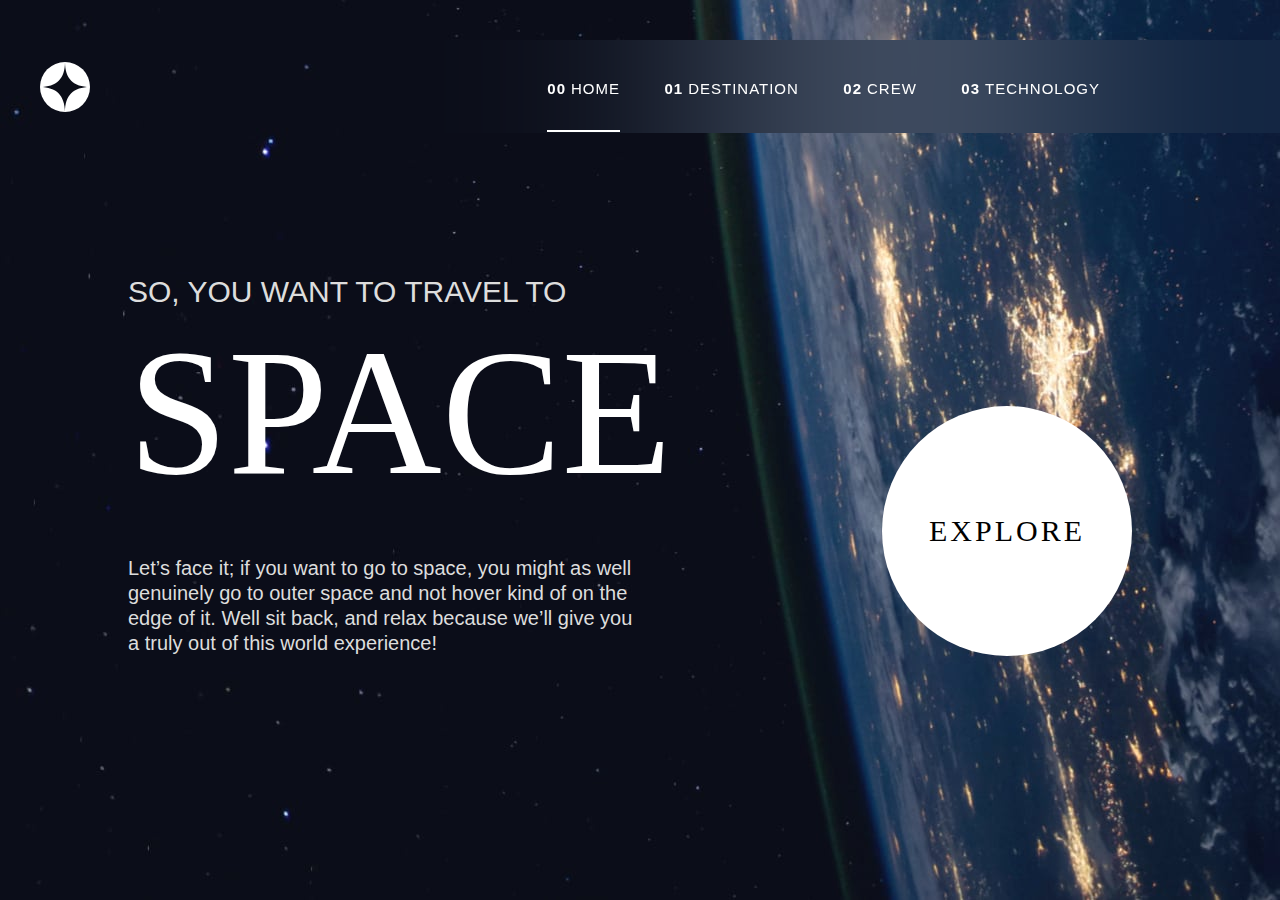
<file: index.html>
<!DOCTYPE html>
<html lang="en">
<head>
  <meta charset="UTF-8">
  <meta name="viewport" content="width=device-width, initial-scale=1.0">

  <link rel="icon" type="image/png" sizes="32x32" href="./assets/favicon-32x32.png">
  <link rel="stylesheet" href="style.css">
  <title>Frontend Mentor | Space tourism website</title>
</head>
<body>


  <main id="home">
    <header>
      <nav>
        <img src="./assets/shared/logo.svg" alt="">
          <ul>
            <li><a class="active" href="index.html"><span>00</span>Home</a></li>
            <li><a href="destination-moon.html"><span>01</span>Destination</a></li>
            <li><a href="crew-engineer.html"><span>02</span>Crew</a></li>
            <li><a href="technology-vehicle.html"><span>03</span>Technology</a></li>
            <img id="close" src="./assets/shared/icon-close.svg" alt="">
          </ul>
      </nav>
      <img id="bar" src="./assets/shared/icon-hamburger.svg" alt="">
    </header>

    <section class="main-content">
      <div class="content">
        <h2>So, you want to travel to</h2>
        <h1>Space</h1>
        <p>
          Let’s face it; if you want to go to space, you might as well genuinely go to 
          outer space and not hover kind of on the edge of it. Well sit back, and relax 
          because we’ll give you a truly out of this world experience!
        </p>
      </div>
      <div class="adv">
        <p>Explore</p>
      </div>
    </section>

  </main>


  <script src="script.js"></script>
</body>
</html>
</file>
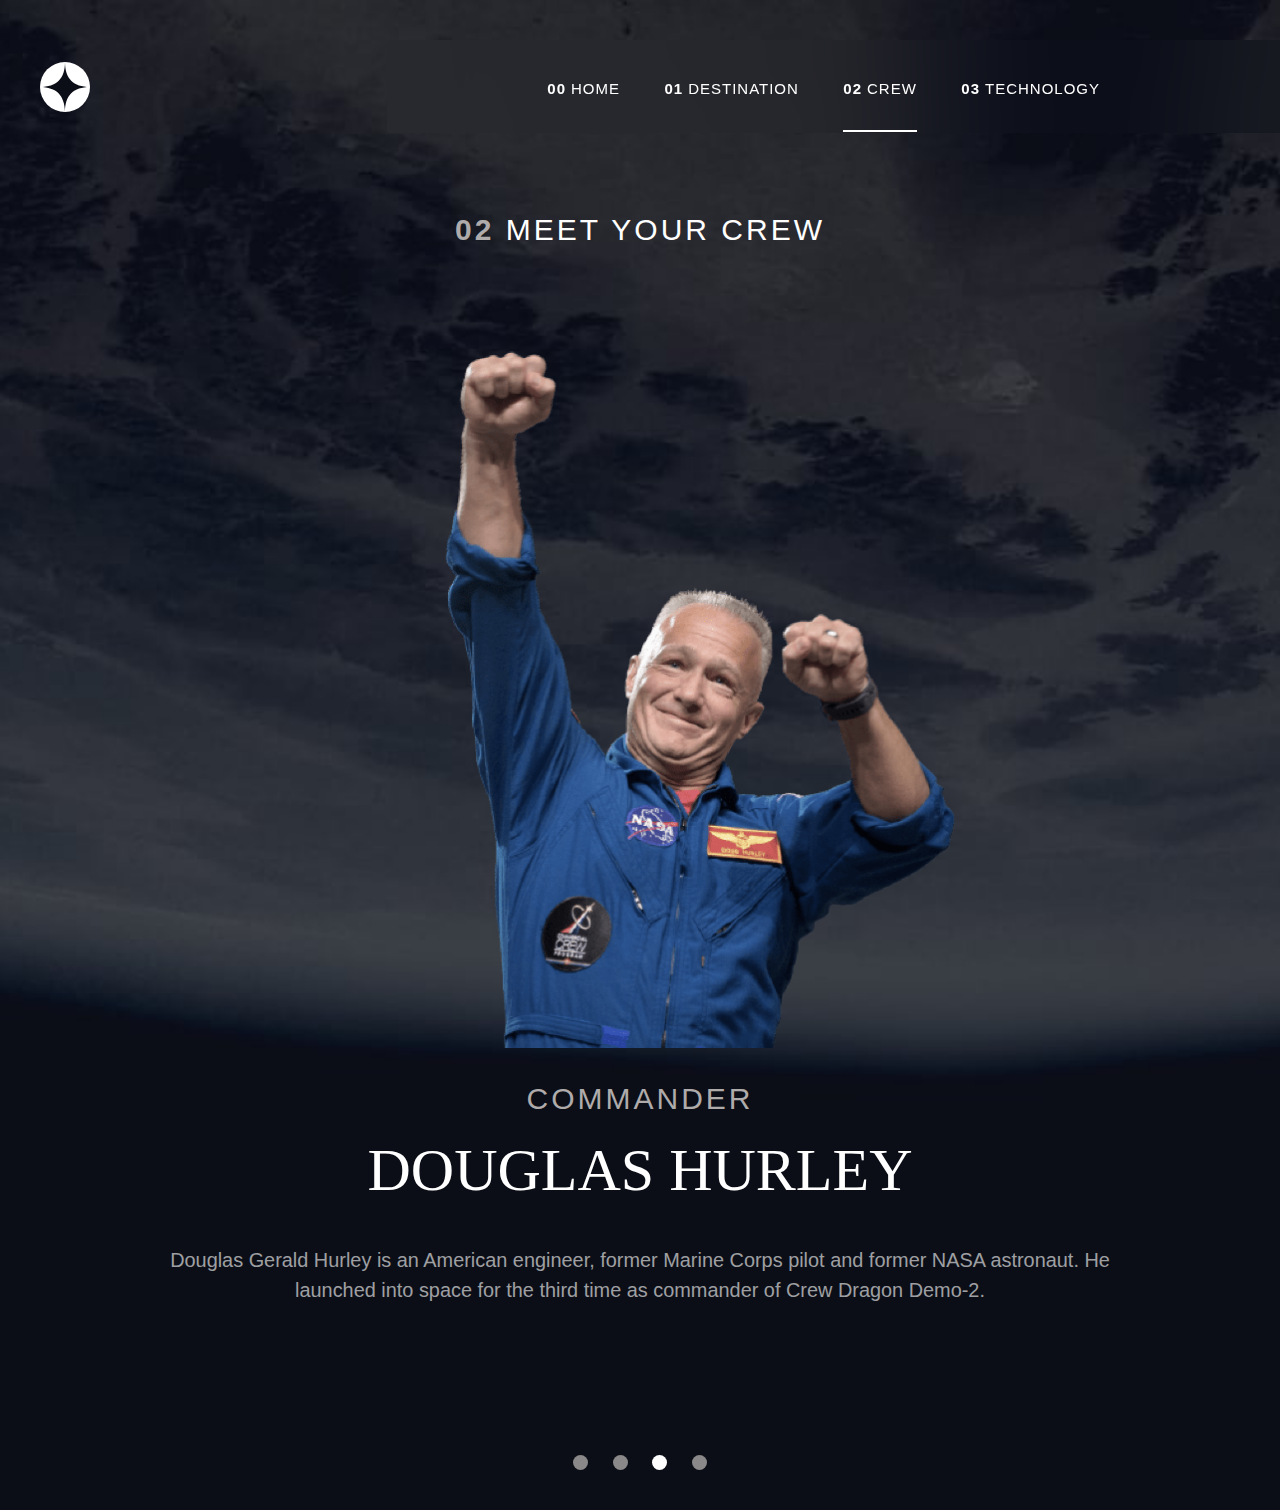
<file: crew-commander.html>
<!DOCTYPE html>
<html lang="en">
<head>
  <meta charset="UTF-8">
  <meta name="viewport" content="width=device-width, initial-scale=1.0">

  <link rel="icon" type="image/png" sizes="32x32" href="./assets/favicon-32x32.png">
  <link rel="stylesheet" href="style.css">
  <title>Frontend Mentor | Space tourism website</title>
</head>
<body>


  <main id="crew">
    <header>
      <nav>
        <img src="./assets/shared/logo.svg" alt="">
          <ul>
            <li><a href="index.html"><span>00</span>Home</a></li>
            <li><a href="destination-moon.html"><span>01</span>Destination</a></li>
            <li><a class="active" href="crew.html"><span>02</span>Crew</a></li>
            <li><a href="technology-vehicle.html"><span>03</span>Technology</a></li>
            <img id="close" src="./assets/shared/icon-close.svg" alt="">
          </ul>
      </nav>
      <img id="bar" src="./assets/shared/icon-hamburger.svg" alt="">
    </header>
    <h3><span>02</span> Meet your crew</h3>
    <div class="show-page">

        <div class="planet-info">
          <h3>Commander</h3>
          <h1>Douglas Hurley</h1>
          <p>
            Douglas Gerald Hurley is an American engineer, former Marine Corps pilot 
            and former NASA astronaut. He launched into space for the third time as 
            commander of Crew Dragon Demo-2.            
          </p>
          <div class="others">
            <span><a href="crew-specialist.html"></a></span>
            <span><a href="crew-pilot.html"></a></span>
            <span class="active"><a href="crew-commander.html"></a></span>
            <span><a href="crew-engineer.html"></a></span>
          </div>
        </div>

        <div class="mamber">
          <img class="com" src="./assets/crew/image-douglas-hurley.png" alt="">
        </div>
    </div>

  </main>


  <script src="script.js"></script>
</body>
</html>
</file>
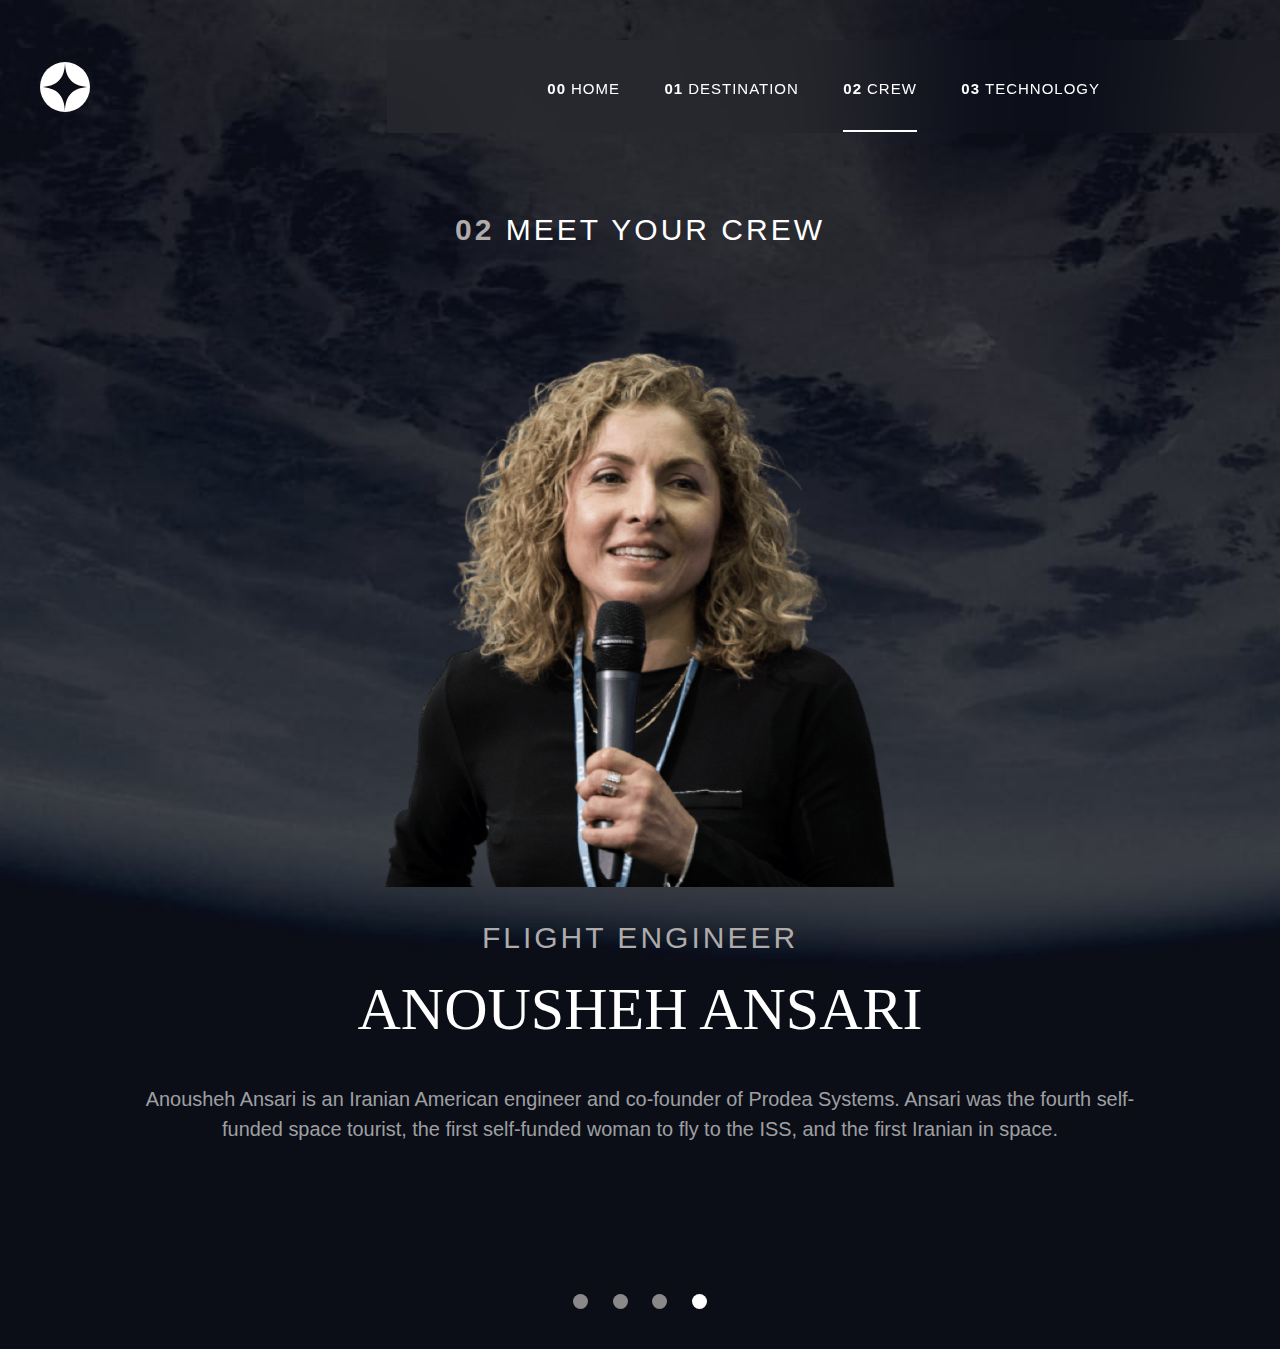
<file: crew-engineer.html>
<!DOCTYPE html>
<html lang="en">
<head>
  <meta charset="UTF-8">
  <meta name="viewport" content="width=device-width, initial-scale=1.0">

  <link rel="icon" type="image/png" sizes="32x32" href="./assets/favicon-32x32.png">
  <link rel="stylesheet" href="style.css">
  <title>Frontend Mentor | Space tourism website</title>
</head>
<body>


  <main id="crew">
    <header>
      <nav>
        <img src="./assets/shared/logo.svg" alt="">
          <ul>
            <li><a href="index.html"><span>00</span>Home</a></li>
            <li><a href="destination-moon.html"><span>01</span>Destination</a></li>
            <li><a class="active" href="crew.html"><span>02</span>Crew</a></li>
            <li><a href="technology-vehicle.html"><span>03</span>Technology</a></li>
            <img id="close" src="./assets/shared/icon-close.svg" alt="">
          </ul>
      </nav>
      <img id="bar" src="./assets/shared/icon-hamburger.svg" alt="">
    </header>
    <h3><span>02</span> Meet your crew</h3>
    <div class="show-page">

        <div class="planet-info">
          <h3>Flight Engineer</h3>
          <h1>Anousheh Ansari</h1>
          <p>
            Anousheh Ansari is an Iranian American engineer and co-founder of Prodea Systems. 
            Ansari was the fourth self-funded space tourist, the first self-funded woman to 
            fly to the ISS, and the first Iranian in space.
          </p>
          <div class="others">
            <span><a href="crew-specialist.html"></a></span>
            <span><a href="crew-pilot.html"></a></span>
            <span><a href="crew-commander.html"></a></span>
            <span class="active"><a href="crew-engineer.html"></a></span>
          </div>
        </div>

        <div class="mamber">
          <img src="./assets/crew/image-anousheh-ansari.png" alt="">
        </div>
    </div>

  </main>


  <script src="script.js"></script>
</body>
</html>
</file>
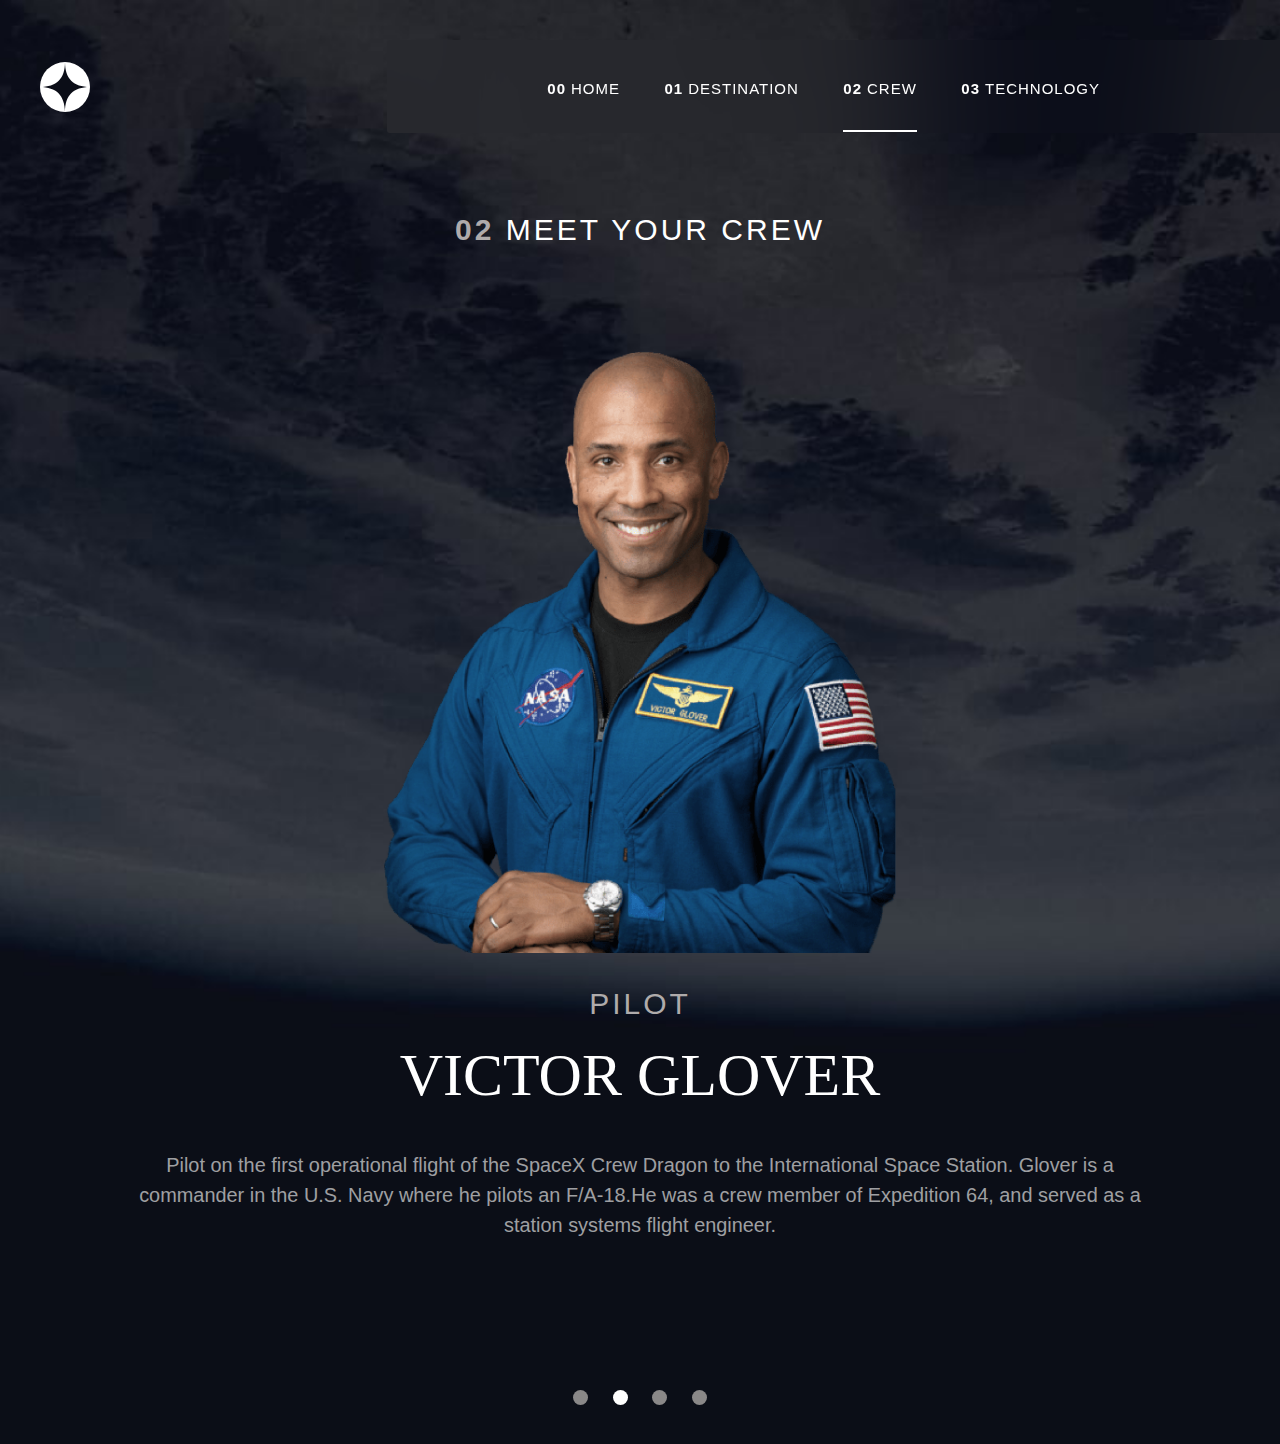
<file: crew-pilot.html>
<!DOCTYPE html>
<html lang="en">
<head>
  <meta charset="UTF-8">
  <meta name="viewport" content="width=device-width, initial-scale=1.0">

  <link rel="icon" type="image/png" sizes="32x32" href="./assets/favicon-32x32.png">
  <link rel="stylesheet" href="style.css">
  <title>Frontend Mentor | Space tourism website</title>
</head>
<body>


  <main id="crew">
    <header>
      <nav>
        <img src="./assets/shared/logo.svg" alt="">
          <ul>
            <li><a href="index.html"><span>00</span>Home</a></li>
            <li><a href="destination-moon.html"><span>01</span>Destination</a></li>
            <li><a class="active" href="crew.html"><span>02</span>Crew</a></li>
            <li><a href="technology-vehicle.html"><span>03</span>Technology</a></li>
            <img id="close" src="./assets/shared/icon-close.svg" alt="">
          </ul>
      </nav>
      <img id="bar" src="./assets/shared/icon-hamburger.svg" alt="">
    </header>
    <h3><span>02</span> Meet your crew</h3>
    <div class="show-page">

        <div class="planet-info">
          <h3>Pilot</h3>
          <h1>Victor Glover</h1>
          <p>
            Pilot on the first operational flight of the SpaceX Crew Dragon to the 
            International Space Station. Glover is a commander in the U.S. Navy where 
            he pilots an F/A-18.He was a crew member of Expedition 64, and served as a 
            station systems flight engineer.            
          </p>
          <div class="others">
            <span><a href="crew-specialist.html"></a></span>
            <span class="active"><a href="crew-pilot.html"></a></span>
            <span><a href="crew-commander.html"></a></span>
            <span><a href="crew-engineer.html"></a></span>
          </div>
        </div>

        <div class="mamber">
          <img src="./assets/crew/image-victor-glover.png" alt="">
        </div>
    </div>

  </main>


  <script src="script.js"></script>
</body>
</html>
</file>
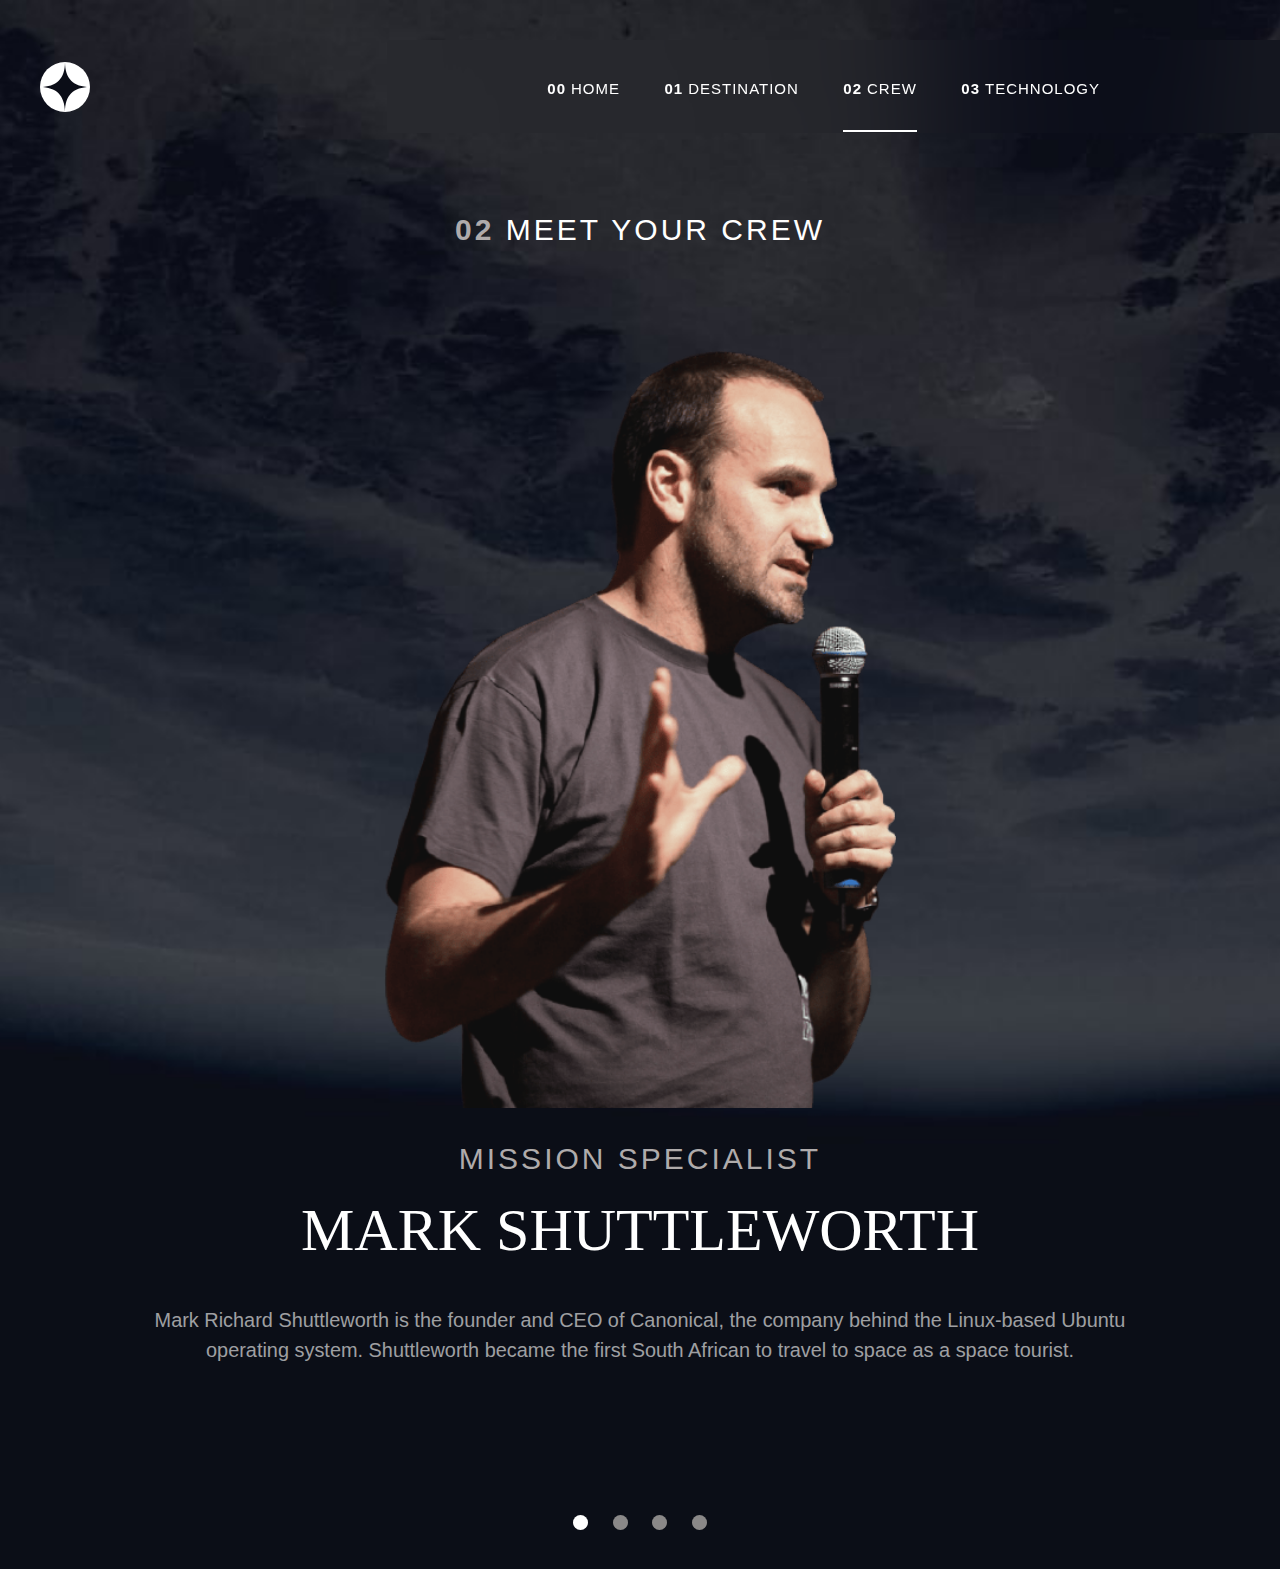
<file: crew-specialist.html>
<!DOCTYPE html>
<html lang="en">
<head>
  <meta charset="UTF-8">
  <meta name="viewport" content="width=device-width, initial-scale=1.0">

  <link rel="icon" type="image/png" sizes="32x32" href="./assets/favicon-32x32.png">
  <link rel="stylesheet" href="style.css">
  <title>Frontend Mentor | Space tourism website</title>
</head>
<body>


  <main id="crew">
    <header>
      <nav>
        <img src="./assets/shared/logo.svg" alt="">
          <ul>
            <li><a href="index.html"><span>00</span>Home</a></li>
            <li><a href="destination-moon.html"><span>01</span>Destination</a></li>
            <li><a class="active" href="crew.html"><span>02</span>Crew</a></li>
            <li><a href="technology-vehicle.html"><span>03</span>Technology</a></li>
            <img id="close" src="./assets/shared/icon-close.svg" alt="">
          </ul>
      </nav>
      <img id="bar" src="./assets/shared/icon-hamburger.svg" alt="">
    </header>
    <h3><span>02</span> Meet your crew</h3>
    <div class="show-page">

        <div class="planet-info">
          <h3>Mission Specialist</h3>
          <h1>Mark Shuttleworth</h1>
          <p>
            Mark Richard Shuttleworth is the founder and CEO of Canonical, the company behind 
            the Linux-based Ubuntu operating system. Shuttleworth became the first South 
            African to travel to space as a space tourist.           
          </p>
          <div class="others">
            <span class="active"><a href="crew-specialist.html"></a></span>
            <span><a href="crew-pilot.html"></a></span>
            <span><a href="crew-commander.html"></a></span>
            <span><a href="crew-engineer.html"></a></span>
          </div>
        </div>

        <div class="mamber">
          <img src="./assets/crew/image-mark-shuttleworth.png" alt="">
        </div>
    </div>

  </main>


  <script src="script.js"></script>
</body>
</html>
</file>
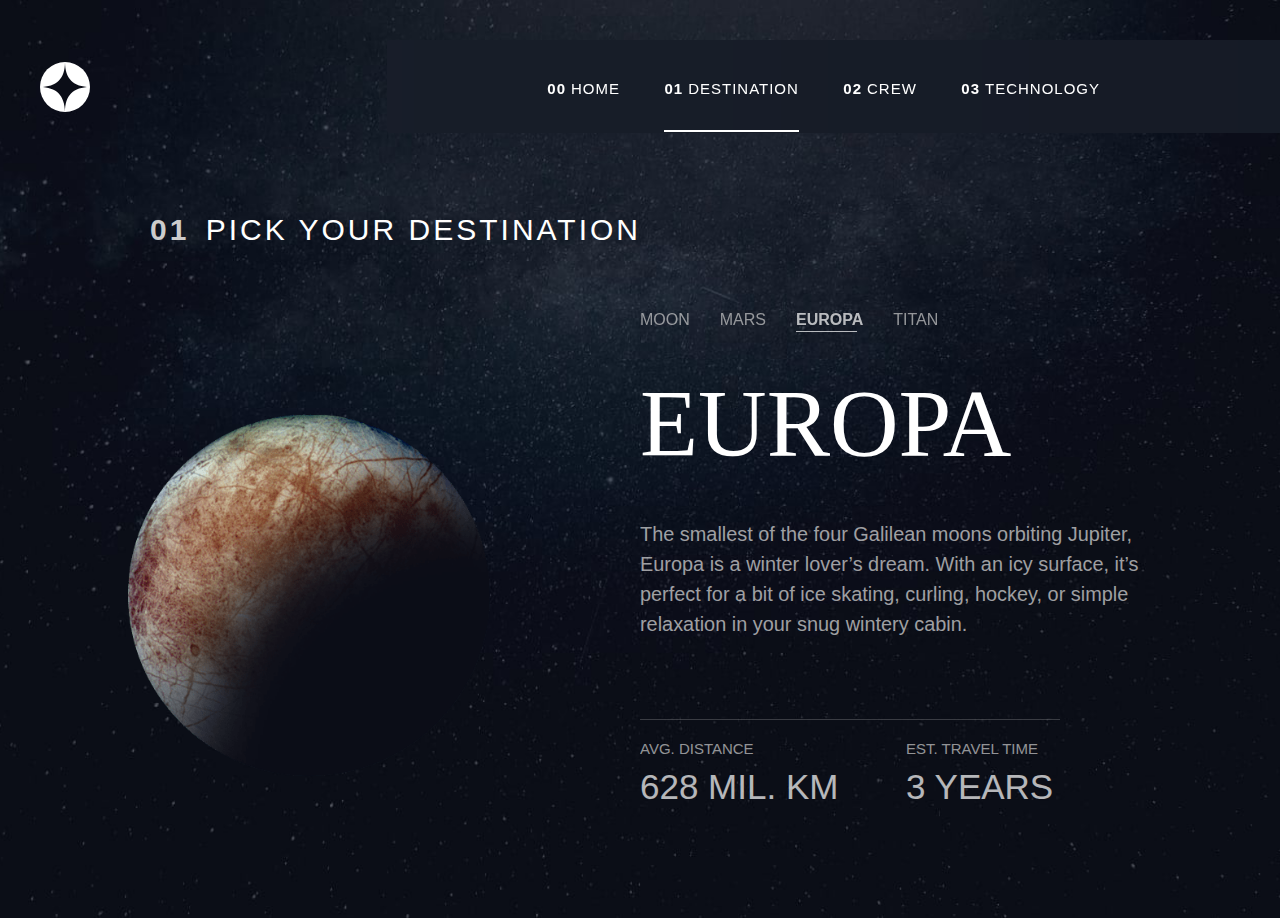
<file: destination-europa.html>
<!DOCTYPE html>
<html lang="en">
<head>
  <meta charset="UTF-8">
  <meta name="viewport" content="width=device-width, initial-scale=1.0">

  <link rel="icon" type="image/png" sizes="32x32" href="./assets/favicon-32x32.png">
  <link rel="stylesheet" href="style.css">
  <title>Frontend Mentor | Space tourism website</title>
</head>
<body>


  <main id="destination">
    <header>
      <nav>
        <img src="./assets/shared/logo.svg" alt="">
          <ul>
            <li><a href="index.html"><span>00</span>Home</a></li>
            <li><a class="active" href="destination-moon.html"><span>01</span>Destination</a></li>
            <li><a href="crew-engineer.html"><span>02</span>Crew</a></li>
            <li><a href="technology-vehicle.html"><span>03</span>Technology</a></li>
            <img id="close" src="./assets/shared/icon-close.svg" alt="">
          </ul>
      </nav>
      <img id="bar" src="./assets/shared/icon-hamburger.svg" alt="">
    </header>
    <h3><span>01</span> pick your destination</h3>
    <div class="show-page">

        <div class="planet">
          <img src="./assets/destination/image-europa.png" alt="">
        </div>

        <div class="planet-info">
          <ul>
              <li><a href="destination-moon.html">Moon</a></li>
              <li><a href="destination-mars.html">Mars</a></li>
              <li><a class="active" href="destination-europa.html">Europa</a></li>
              <li><a href="destination-titan.html">Titan</a></li>
          </ul>
          <h1>Europa</h1>
          <p>
            The smallest of the four Galilean moons orbiting Jupiter, Europa is a 
            winter lover’s dream. With an icy surface, it’s perfect for a bit of 
            ice skating, curling, hockey, or simple relaxation in your snug 
            wintery cabin.
          </p>
          <hr>
          <div class="dis-tim">
            <div class="distance">
              <span>Avg. distance</span>
              <p>628 mil. km</p>
            </div>
            <div class="time">
              <span>Est. travel time</span>
              <p>3 years</p>
            </div>
          </div>
        </div>
    </div>

  </main>


  <script src="script.js"></script>
</body>
</html>
</file>
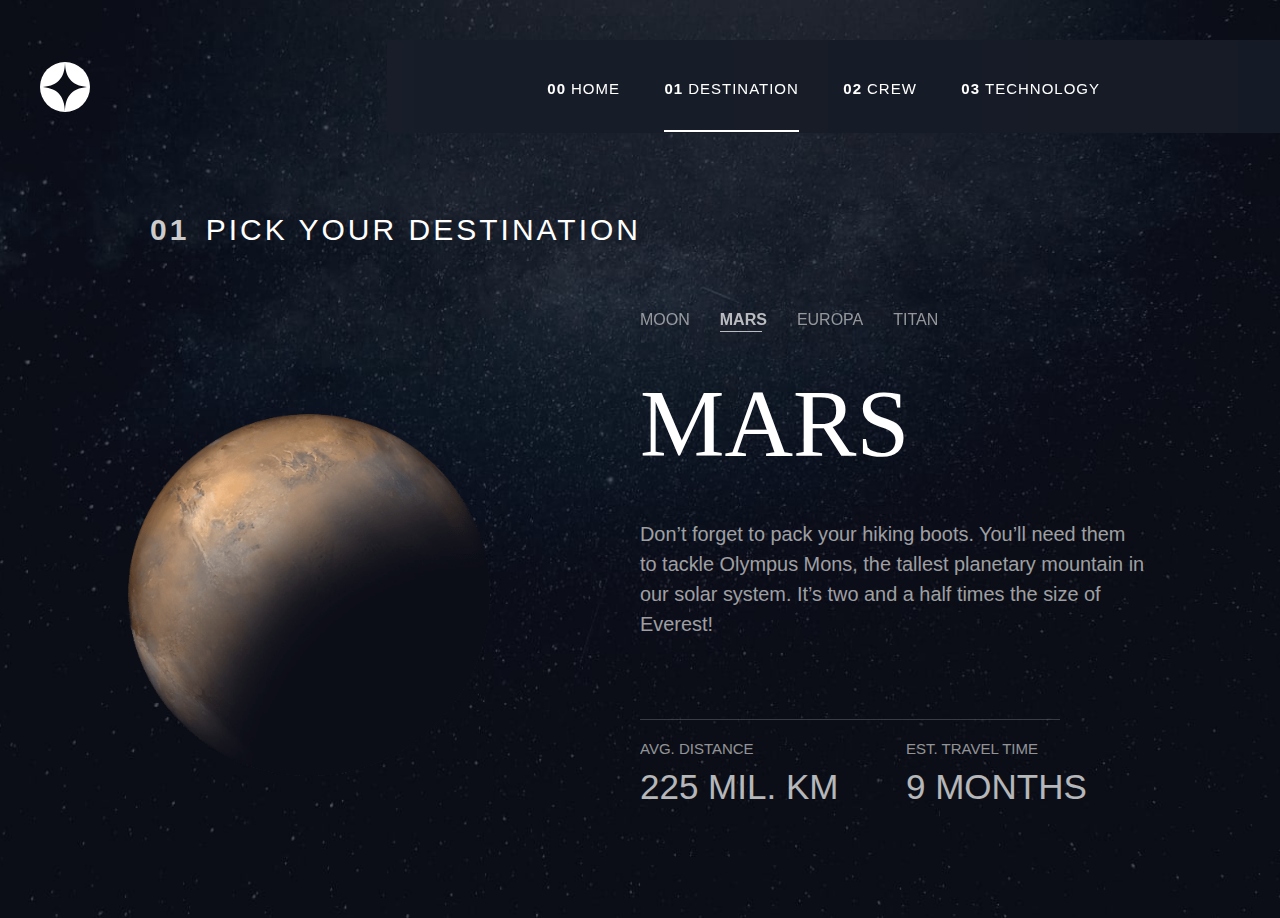
<file: destination-mars.html>
<!DOCTYPE html>
<html lang="en">
<head>
  <meta charset="UTF-8">
  <meta name="viewport" content="width=device-width, initial-scale=1.0">

  <link rel="icon" type="image/png" sizes="32x32" href="./assets/favicon-32x32.png">
  <link rel="stylesheet" href="style.css">
  <title>Frontend Mentor | Space tourism website</title>
</head>
<body>


  <main id="destination">
    <header>
      <nav>
        <img src="./assets/shared/logo.svg" alt="">
          <ul>
            <li><a href="index.html"><span>00</span>Home</a></li>
            <li><a class="active" href="destination-moon.html"><span>01</span>Destination</a></li>
            <li><a href="crew-engineer.html"><span>02</span>Crew</a></li>
            <li><a href="technology-vehicle.html"><span>03</span>Technology</a></li>
            <img id="close" src="./assets/shared/icon-close.svg" alt="">
          </ul>
      </nav>
      <img id="bar" src="./assets/shared/icon-hamburger.svg" alt="">
    </header>
    <h3><span>01</span> pick your destination</h3>
    <div class="show-page">

        <div class="planet">
          <img src="./assets/destination/image-mars.png" alt="">
        </div>

        <div class="planet-info">
          <ul>
              <li><a href="destination-moon.html">Moon</a></li>
              <li><a class="active" href="destination-mars.html">Mars</a></li>
              <li><a href="destination-europa.html">Europa</a></li>
              <li><a href="destination-titan.html">Titan</a></li>
          </ul>
          <h1>Mars</h1>
          <p>
            Don’t forget to pack your hiking boots. You’ll need them to tackle Olympus Mons, 
            the tallest planetary mountain in our solar system. It’s two and a half times 
            the size of Everest!
          </p>
          <hr>
          <div class="dis-tim">
            <div class="distance">
              <span>Avg. distance</span>
              <p>225 mil. km</p>
            </div>
            <div class="time">
              <span>Est. travel time</span>
              <p>9 months</p>
            </div>
          </div>
        </div>
    </div>

  </main>


  <script src="script.js"></script>
</body>
</html>
</file>
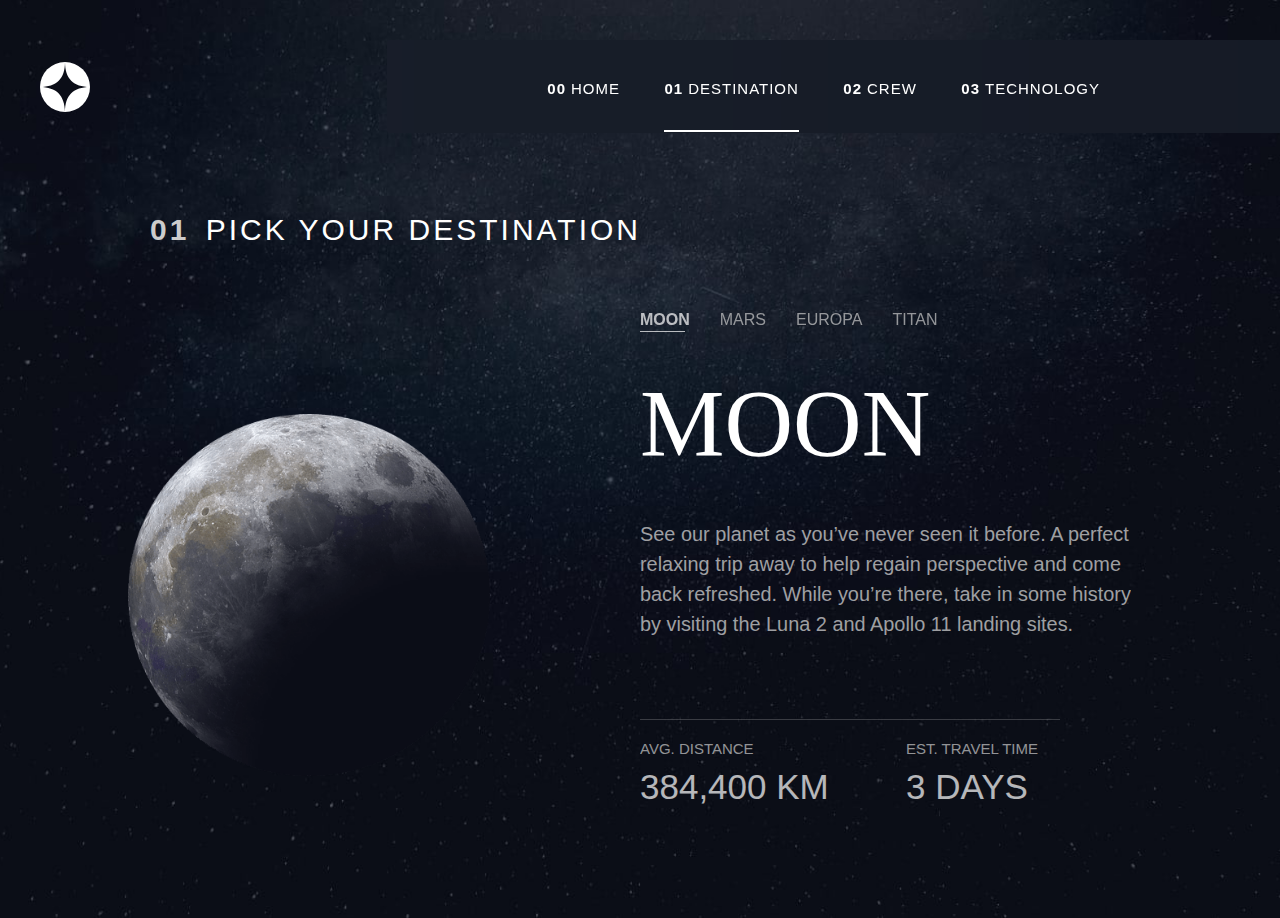
<file: destination-moon.html>
<!DOCTYPE html>
<html lang="en">
<head>
  <meta charset="UTF-8">
  <meta name="viewport" content="width=device-width, initial-scale=1.0">

  <link rel="icon" type="image/png" sizes="32x32" href="./assets/favicon-32x32.png">
  <link rel="stylesheet" href="style.css">
  <title>Frontend Mentor | Space tourism website</title>
</head>
<body>


  <main id="destination">
    <header>
      <nav>
        <img src="./assets/shared/logo.svg" alt="">
          <ul>
            <li><a href="index.html"><span>00</span>Home</a></li>
            <li><a class="active" href="destination-moon.html"><span>01</span>Destination</a></li>
            <li><a href="crew-engineer.html"><span>02</span>Crew</a></li>
            <li><a href="technology-vehicle.html"><span>03</span>Technology</a></li>
            <img id="close" src="./assets/shared/icon-close.svg" alt="">
          </ul>
      </nav>
      <img id="bar" src="./assets/shared/icon-hamburger.svg" alt="">
    </header>
    <h3><span>01</span> pick your destination</h3>
    <div class="show-page">

        <div class="planet">
          <img src="./assets/destination/image-moon.png" alt="">
        </div>

        <div class="planet-info">
          <ul>
              <li><a class="active" href="destination-moon.html">Moon</a></li>
              <li><a href="destination-mars.html">Mars</a></li>
              <li><a href="destination-europa.html">Europa</a></li>
              <li><a href="destination-titan.html">Titan</a></li>
          </ul>
          <h1>Moon</h1>
          <p>
            See our planet as you’ve never seen it before. A perfect relaxing trip away to help 
            regain perspective and come back refreshed. While you’re there, take in some history 
            by visiting the Luna 2 and Apollo 11 landing sites.
          </p>
          <hr>
          <div class="dis-tim">
            <div class="distance">
              <span>Avg. distance</span>
              <p>384,400 km</p>
            </div>
            <div class="time">
              <span>Est. travel time</span>
              <p>3 days</p>
            </div>
          </div>
        </div>
    </div>

  </main>


  <script src="script.js"></script>
</body>
</html>
</file>
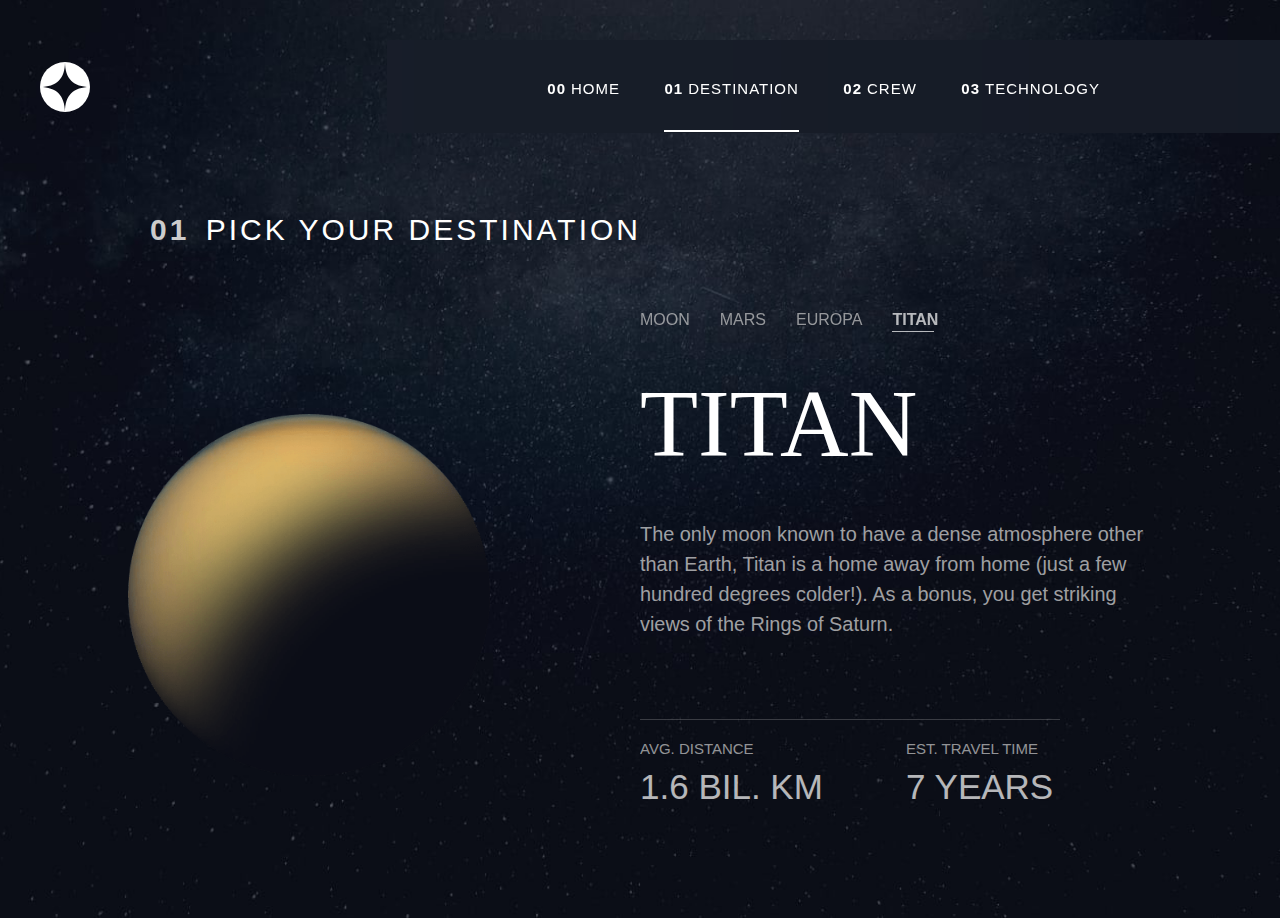
<file: destination-titan.html>
<!DOCTYPE html>
<html lang="en">
<head>
  <meta charset="UTF-8">
  <meta name="viewport" content="width=device-width, initial-scale=1.0">

  <link rel="icon" type="image/png" sizes="32x32" href="./assets/favicon-32x32.png">
  <link rel="stylesheet" href="style.css">
  <title>Frontend Mentor | Space tourism website</title>
</head>
<body>


  <main id="destination">
    <header>
      <nav>
        <img src="./assets/shared/logo.svg" alt="">
          <ul>
            <li><a href="index.html"><span>00</span>Home</a></li>
            <li><a class="active" href="destination-moon.html"><span>01</span>Destination</a></li>
            <li><a href="crew-engineer.html"><span>02</span>Crew</a></li>
            <li><a href="technology-vehicle.html"><span>03</span>Technology</a></li>
            <img id="close" src="./assets/shared/icon-close.svg" alt="">
          </ul>
      </nav>
      <img id="bar" src="./assets/shared/icon-hamburger.svg" alt="">
    </header>
    <h3><span>01</span> pick your destination</h3>
    <div class="show-page">

        <div class="planet">
          <img src="./assets/destination/image-titan.png" alt="">
        </div>

        <div class="planet-info">
          <ul>
              <li><a href="destination-moon.html">Moon</a></li>
              <li><a href="destination-mars.html">Mars</a></li>
              <li><a href="destination-europa.html">Europa</a></li>
              <li><a class="active" href="destination-titan.html">Titan</a></li>
          </ul>
          <h1>Titan</h1>
          <p>
            The only moon known to have a dense atmosphere other than Earth, Titan 
            is a home away from home (just a few hundred degrees colder!). As a 
            bonus, you get striking views of the Rings of Saturn.
          </p>
          <hr>
          <div class="dis-tim">
            <div class="distance">
              <span>Avg. distance</span>
              <p>1.6 bil. km</p>
            </div>
            <div class="time">
              <span>Est. travel time</span>
              <p>7 years</p>
            </div>
          </div>
        </div>
    </div>

  </main>


  <script src="script.js"></script>
</body>
</html>
</file>
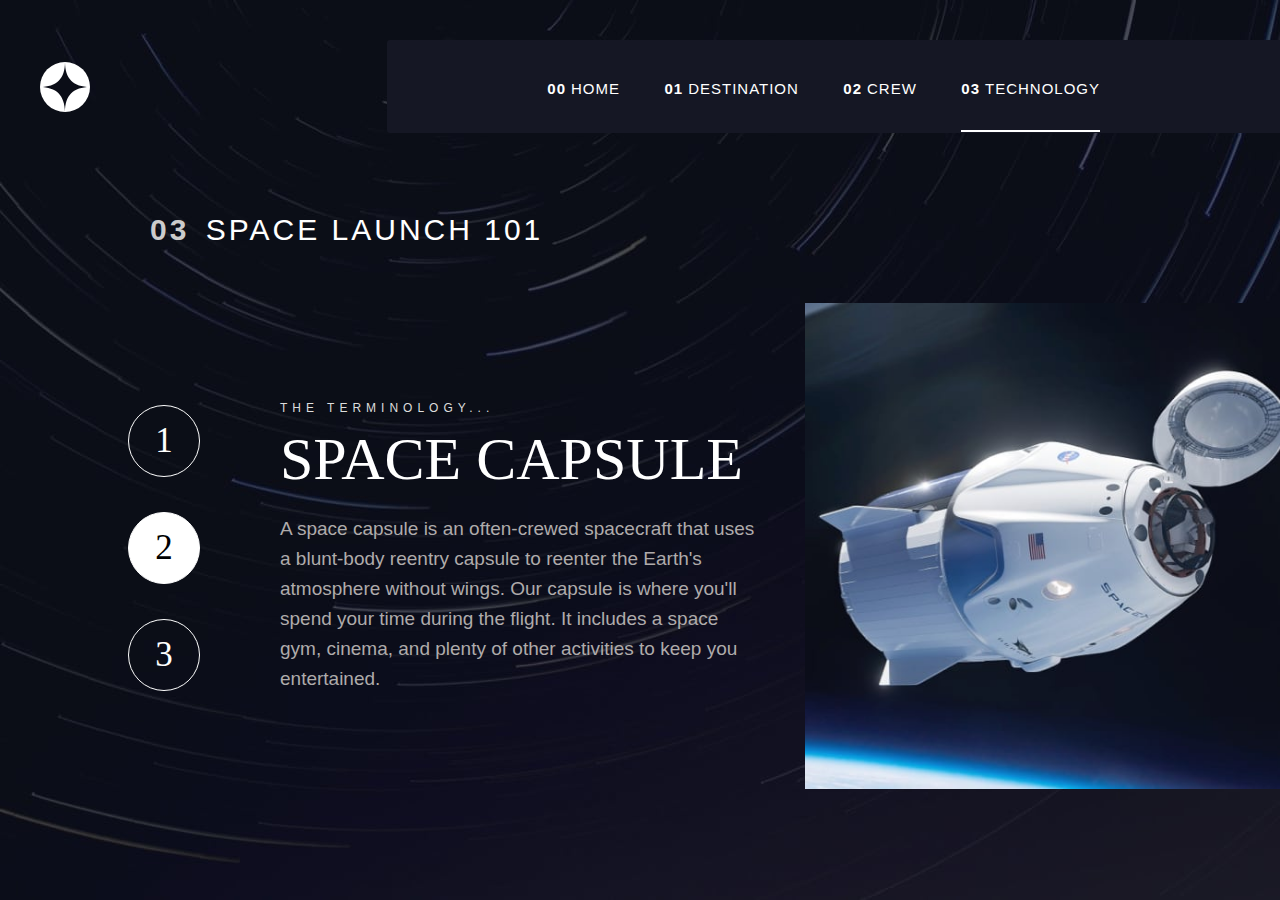
<file: technology-capsule.html>
<!DOCTYPE html>
<html lang="en">
<head>
  <meta charset="UTF-8">
  <meta name="viewport" content="width=device-width, initial-scale=1.0">

  <link rel="icon" type="image/png" sizes="32x32" href="./assets/favicon-32x32.png">
  <link rel="stylesheet" href="style.css">
  <title>Frontend Mentor | Space tourism website</title>
</head>
<body>


  <main id="tech">
    <header>
      <nav>
        <img src="./assets/shared/logo.svg" alt="">
          <ul>
            <li><a href="index.html"><span>00</span>Home</a></li>
            <li><a href="destination-moon.html"><span>01</span>Destination</a></li>
            <li><a href="crew-engineer.html"><span>02</span>Crew</a></li>
            <li><a class="active" href="technology-vehicle.html"><span>03</span>Technology</a></li>
            <img id="close" src="./assets/shared/icon-close.svg" alt="">
          </ul>
      </nav>
      <img id="bar" src="./assets/shared/icon-hamburger.svg" alt="">
    </header>
    <h3><span>03</span> Space launch 101</h3>
    <section class="main-content">
      <div class="content">
        <div class="convey">
          <div><a href="technology-vehicle.html">1</a></div>
          <div class="active"><a href="technology-capsule.html">2</a></div>
          <div><a href="technology-spaceport.html">3</a></div>
        </div>
        <div class="info">
          <h2>The terminology...</h2>
          <h1>Space capsule</h1>
          <p>
            A space capsule is an often-crewed spacecraft that uses a blunt-body reentry 
            capsule to reenter the Earth's atmosphere without wings. Our capsule is where 
            you'll spend your time during the flight. It includes a space gym, cinema, 
            and plenty of other activities to keep you entertained.
          </p>
        </div>
      </div>
      <div class="vehicile">
        <img class="des" src="./assets/technology/image-space-capsule-portrait.jpg" alt="">
        <img class="mob" src="./assets/technology/image-space-capsule-landscape.jpg" alt="">
      </div>
    </section>

  </main>


  <script src="script.js"></script>
</body>
</html>
</file>
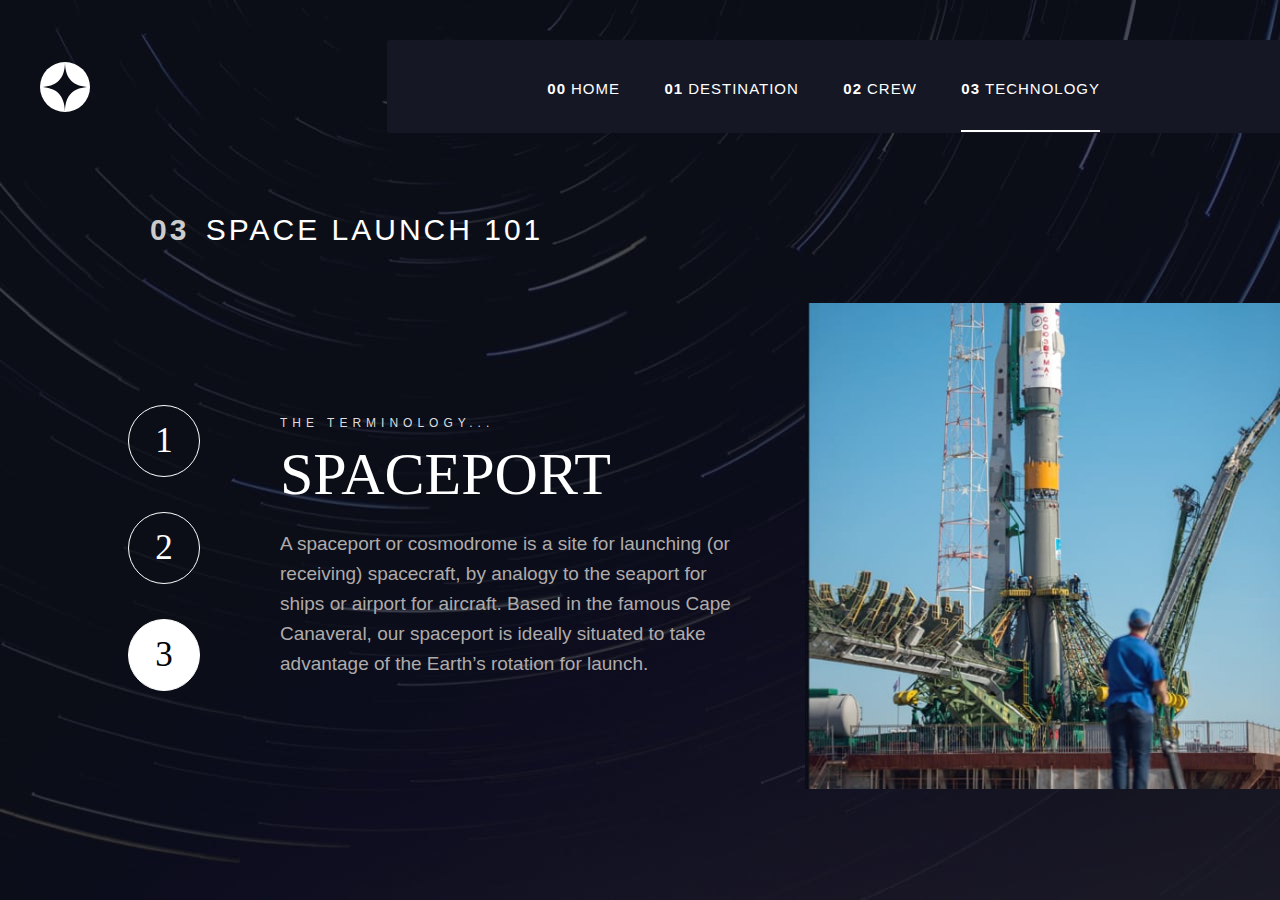
<file: technology-spaceport.html>
<!DOCTYPE html>
<html lang="en">
<head>
  <meta charset="UTF-8">
  <meta name="viewport" content="width=device-width, initial-scale=1.0">

  <link rel="icon" type="image/png" sizes="32x32" href="./assets/favicon-32x32.png">
  <link rel="stylesheet" href="style.css">
  <title>Frontend Mentor | Space tourism website</title>
</head>
<body>


  <main id="tech">
    <header>
      <nav>
        <img src="./assets/shared/logo.svg" alt="">
          <ul>
            <li><a href="index.html"><span>00</span>Home</a></li>
            <li><a href="destination-moon.html"><span>01</span>Destination</a></li>
            <li><a href="crew-engineer.html"><span>02</span>Crew</a></li>
            <li><a class="active" href="technology-vehicle.html"><span>03</span>Technology</a></li>
            <img id="close" src="./assets/shared/icon-close.svg" alt="">
          </ul>
      </nav>
      <img id="bar" src="./assets/shared/icon-hamburger.svg" alt="">
    </header>
    <h3><span>03</span> Space launch 101</h3>
    <section class="main-content">
      <div class="content">
        <div class="convey">
          <div><a href="technology-vehicle.html">1</a></div>
          <div><a href="technology-capsule.html">2</a></div>
          <div class="active"><a href="technology-spaceport.html">3</a></div>
        </div>
        <div class="info">
          <h2>The terminology...</h2>
          <h1>Spaceport</h1>
          <p>
            A spaceport or cosmodrome is a site for launching (or receiving) spacecraft, 
            by analogy to the seaport for ships or airport for aircraft. Based in the 
            famous Cape Canaveral, our spaceport is ideally situated to take advantage 
            of the Earth’s rotation for launch.
          </p>
        </div>
      </div>
      <div class="vehicile">
        <img class="des" src="./assets/technology/image-spaceport-portrait.jpg" alt="">
        <img class="mob" src="./assets/technology/image-spaceport-landscape.jpg" alt="">
      </div>
    </section>

  </main>


  <script src="script.js"></script>
</body>
</html>
</file>
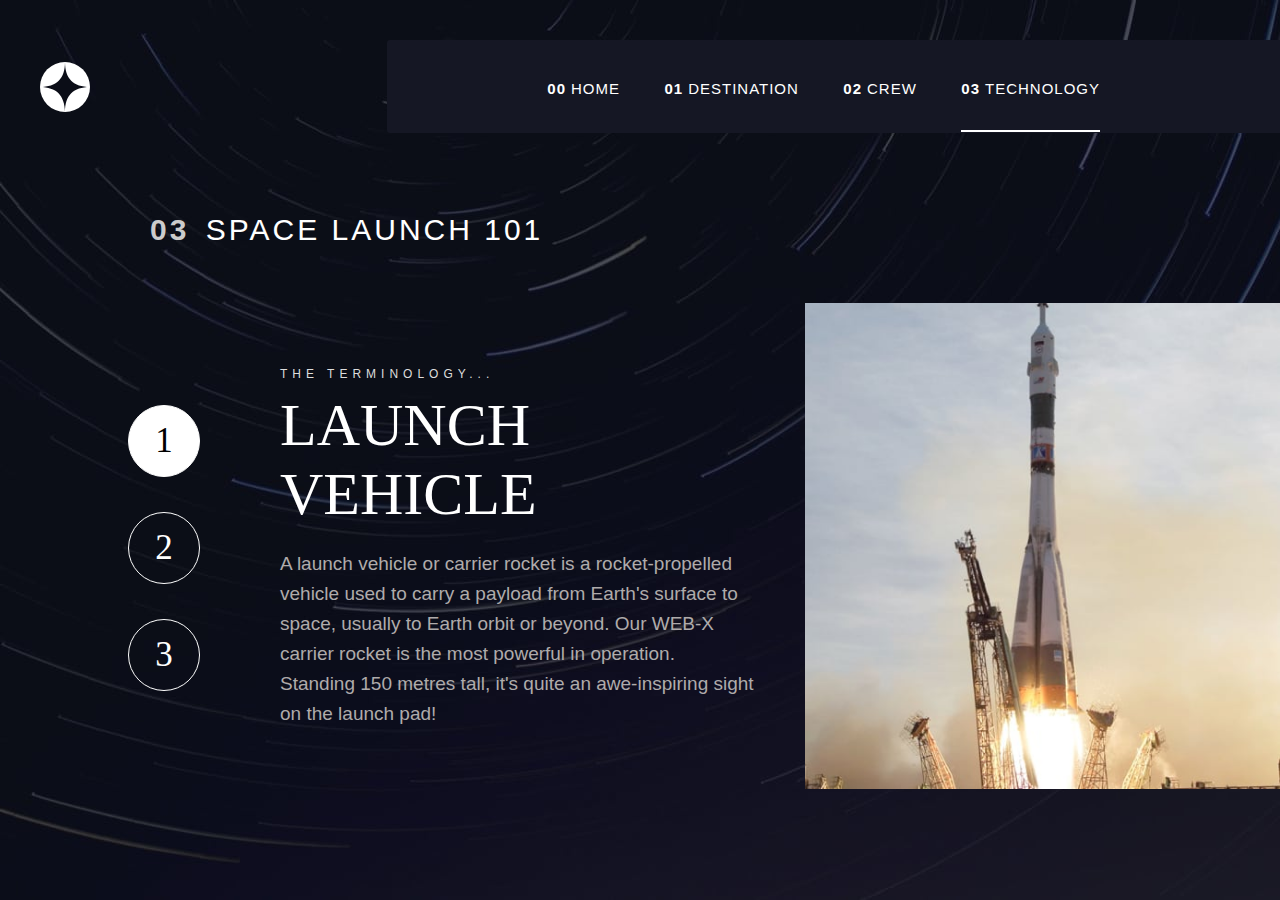
<file: technology-vehicle.html>
<!DOCTYPE html>
<html lang="en">
<head>
  <meta charset="UTF-8">
  <meta name="viewport" content="width=device-width, initial-scale=1.0">

  <link rel="icon" type="image/png" sizes="32x32" href="./assets/favicon-32x32.png">
  <link rel="stylesheet" href="style.css">
  <title>Frontend Mentor | Space tourism website</title>
</head>
<body>


  <main id="tech">
    <header>
      <nav>
        <img src="./assets/shared/logo.svg" alt="">
          <ul>
            <li><a href="index.html"><span>00</span>Home</a></li>
            <li><a href="destination-moon.html"><span>01</span>Destination</a></li>
            <li><a href="crew-engineer.html"><span>02</span>Crew</a></li>
            <li><a class="active" href="technology-vehicle.html"><span>03</span>Technology</a></li>
            <img id="close" src="./assets/shared/icon-close.svg" alt="">
          </ul>
      </nav>
      <img id="bar" src="./assets/shared/icon-hamburger.svg" alt="">
    </header>
    <h3><span>03</span> Space launch 101</h3>
    <section class="main-content">
      <div class="content">
        <div class="convey">
          <div class="active"><a href="technology-vehicle.html">1</a></div>
          <div><a href="technology-capsule.html">2</a></div>
          <div><a href="technology-spaceport.html">3</a></div>
        </div>
        <div class="info">
          <h2>The terminology...</h2>
          <h1>Launch vehicle</h1>
          <p>
            A launch vehicle or carrier rocket is a rocket-propelled vehicle used to carry a 
            payload from Earth's surface to space, usually to Earth orbit or beyond. Our 
            WEB-X carrier rocket is the most powerful in operation. Standing 150 metres tall, 
            it's quite an awe-inspiring sight on the launch pad!
          </p>
        </div>
      </div>
      <div class="vehicile">
        <img class="des" src="./assets/technology/image-launch-vehicle-portrait.jpg" alt="">
        <img class="mob" src="./assets/technology/image-launch-vehicle-landscape.jpg" alt="">
      </div>
    </section>

  </main>


  <script src="script.js"></script>
</body>
</html>
</file>
<file: style.css>
* {
    margin: 0;
    padding: 0;
    box-sizing: border-box;
    font-family: Arial, Helvetica, sans-serif;
}
body {
    overflow-x: hidden;
    overflow-y: visible;
}
/* Home Style */
#home {
    width: 100%;
    min-height: 100vh;
    background-image: url("./assets/home/background-home-desktop.jpg");
    background-repeat: no-repeat;
    background-position: center;
    background-size: cover;
}
nav {
    width: 100%;
    display: flex;
    align-items: center;
    justify-content: space-between;
    padding: 40px;
    padding-right: 0;
}
nav img {
    width: 50px;
}
nav ul {
    margin-right: 0;
    list-style: none;
    backdrop-filter: blur(130px);
    padding-bottom: 25px;
    border-top-left-radius: 3px;
    border-bottom-left-radius: 3px;
    padding-right: 150px;
    padding-left: 150px;
    padding-top: 30px;
}
nav ul li {
    display: inline-block;
    margin: 10px;
}
nav ul li a {
    text-decoration: none;
    text-transform: uppercase;
    font-size: 15px;
    font-weight: 400;
    color: #fff;
    letter-spacing: 1px;
    margin-right: 20px;
    position: relative;
}
nav ul li a::after {
    content: "";
    position: absolute;
    width: 0%;
    height: 2px;
    left: 0;
    bottom: -35px;
    background-color: #fff;
    transition: 0.6s;
}
nav ul li a:hover::after,
nav ul li a.active::after {
    width: 100%;
}
nav ul li a span {
    color: #fff;
    font-weight: 900;
    margin-right: 5px;
}
#close {
    display: none;
}
#bar {
    display: none;
    width: 100px;
    padding: 6px 30px 11px 30px;
    cursor: pointer;
}
header {
    display: flex;
    align-items: center;
    justify-content: space-between;
}

.main-content {
    display: flex;
    align-items: center;
    justify-content: space-between;
    padding: 8% 10%;
    color: #fff;
}
.main-content .content h2 {
    color: #ddd;
    font-size: 30px;
    font-weight: 400;
    text-transform: uppercase;
}
.main-content .content h1 {
    font-size: 180px;
    font-weight: 400;
    text-transform: uppercase;
    font-family: Georgia, 'Times New Roman', Times, serif;
    margin-bottom: 40px;
}
p {
    color: #ddd;
    width: 505px;
    font-size: 20px;
    line-height: 25px;
}
.main-content .adv p {
    width: 250px;
    height: 250px;
    font-size: 30px;
    letter-spacing: 3px;
    color: black;
    text-transform: uppercase;
    background-color: #fff;
    font-family: Georgia, 'Times New Roman', Times, serif;
    border-radius: 50%;
    display: flex;
    align-items: center;
    justify-content: center;
    margin-right: 20px;
    margin-top: 130px;
}
.line {
    width: 35%;
    height: 1px;
    background-color: #fff;
    position: relative;
    top: 40.8px;
    left: 70px;
    z-index: 1000;
}

/* ================== */
/* destination style */
/* ================= */

#destination,
#crew {
    width: 100%;
    min-height: 100vh;
    background-image: url("./assets/destination/background-destination-desktop.jpg");
    background-repeat: no-repeat;
    background-position: center;
    background-size: cover;
    padding-bottom: 10px;
}
#destination nav ul {
    backdrop-filter: blur(600px);
}
#destination h3,
#crew h3 {
    color: #fff;
    margin-top: 40px;
    margin-left: 150px;
    text-transform: uppercase;
    font-size: 30px;
    font-weight: 400;
    letter-spacing: 3px;
}
#destination h3 span {
    color: #ccc;
    font-weight: bold;
    margin-right: 5px;
}
#destination .show-page, 
#crew .show-page {
    width: 100%;
    display: flex;
    align-items: center;
    justify-content: space-between;
    padding: 5% 10%;
    padding-bottom: 2%;
    gap: 150px;
}
#destination .planet {
    width: 40%;
    margin-right: 0px;
}
#destination .planet img, 
#crew .mamber img {
    width: 100%;
}
.planet-info {
    width: 50%;
}
#destination .planet-info ul {
    display: flex;
    align-items: center;
    justify-content: flex-start;
    list-style: none;
    backdrop-filter: blur(0);
    margin-bottom: 30px;
}
#destination .planet-info ul li {
    position: relative;
}

#destination .planet-info ul li a::after {
    content: "";
    position: absolute;
    left: 0;
    top: 20px;
    background-color: #fff;
    width: 0%;
    height: 1px;
}
#destination .planet-info ul li a:hover,
#destination .planet-info ul li a.active  {
    font-weight: 800;
    color: #fff;
}
#destination .planet-info ul li:hover::after,
#destination .planet-info ul li a.active::after {
    width: 90%;
}
.planet-info ul li:not(:last-child) {
    margin-right: 30px;
}
.planet-info ul li a {
    text-decoration: none;
    font-size: 16px;
    color: #ccc;
    opacity: 0.7;
    text-transform: uppercase;
}
.planet-info  h1 {
    color: #fff;
    margin-top: 40px;
    margin-bottom: 40px;
    font-size: 95px;
    text-transform: uppercase;
    font-family: Georgia, 'Times New Roman', Times, serif;
    font-weight: 300;
}
.planet-info  p {
    text-align: left;
    font-size: 19.9px;
    opacity: 0.7;
    line-height: 30px;
    margin-bottom: 80px;
}
.planet-info hr {
    margin-top: 20px;
    margin-bottom: 10px;
    border: none;
    width: 82%;
    height: 1px;
    background-color: #cccccc3f;
}
.planet-info .dis-tim {
    width: 100%;
    display: flex;
    align-items: center;
    justify-content: space-between;
    margin-top: 20px;
}
.planet-info .distance {
    margin-right: 10px;
}
.planet-info .distance, 
.planet-info .time {
    width: 50%;
}
.planet-info .distance span, 
.planet-info .time span{
    display: block;
    color: #ccc;
    opacity: 0.7;
    font-size: 15px;
    text-transform: uppercase;
}
.planet-info .distance p, 
.planet-info .time p {
    color: #fff;
    font-size: 35px;
    text-transform: uppercase;
    margin-top: 15px;
}
/* ================== */
/* crew style */
/* ================= */
#crew .show-page {
    gap: 30px;
}
#crew {
    height: auto;
    background-image: url("./assets/crew/background-crew-desktop.jpg");
}
#crew h3 span {
    font-weight: bold;
    color: #afabab;
}
#crew nav ul {
    backdrop-filter: blur(50px);
}
.planet-info {
    width: 50%;
}
#crew .mamber {
    width: 50%;
}
#crew .mamber img {
    width: 100%;
    /* margin-bottom: -43px; */
}
#crew .planet-info  h3 {
    color: #afabab;
    margin: 0;
}
#crew .planet-info  h1 {
    width: 700px;
    font-size: 60px;
    font-weight: 200;
    margin-top: 20px;
}
#crew .planet-info .others {
    margin-top: 150px;
}
#crew .planet-info .others span {
    display: inline-block;
    width: 15px;
    height: 15px;
    border-radius: 50%;
    background-color: #8a8888;
}
#crew .planet-info .others span a {
    display: inline-block;
    width: 100%;
    height: 100%;
}
#crew .planet-info .others span:hover,
#crew .planet-info .others span.active {
    background-color: #fff;
}
#crew .planet-info .others span:not(:last-child) {
    margin-right: 20px;
}
/* ================== */
/* technology style */
/* ================= */
#tech {
    width: 100%;
    min-height: 100vh;
    background-image: url("./assets/technology/background-technology-desktop.jpg");
    background-repeat: no-repeat;
    background-position: center;
    background-size: cover;
}
#tech  nav ul {
    background-color: rgb(21 23 36);
}
#tech .main-content {
    padding-top: 2%;
    padding-right: 0;
}
#tech .vehicile img {
    width: 100%;
}
#tech h3 {
    color: #fff;
    margin-top: 40px;
    margin-left: 150px;
    text-transform: uppercase;
    font-size: 30px;
    font-weight: 400;
    letter-spacing: 3px;
}
#tech h3 span {
    color: #ccc;
    font-weight: bold;
    margin-right: 5px;
}
#tech .main-content .content {
    display: flex;
    align-items: center;
}
#tech .content .info h2 {
    font-size: 12px;
    letter-spacing: 5px;
}
#tech .content .info h1 {
    font-size: 60px;
    margin: 10px 0px 20px 0;
}
#tech .content .info p {
    width: 475px;
    color: #afabab;
    font-size: 19px;
    line-height: 30px;
}
#tech .convey {
    margin-right: 80px;
}
#tech .convey div {
    width: 65px;
    height: 65px;
    background-color: transparent;
    border: 1px solid #fff;
    display: flex;
    align-items: center;
    justify-content: center;
    padding: 35px;
    border-radius: 50%;
    transition: all 0.3s ease-in-out;
}
#tech .convey div.active,
#tech .convey div:hover {
    background-color: #fff;
}
#tech .convey div:not(:last-child) {
    margin-bottom: 35px;
}
#tech .convey div a {
    color: #fff;
    text-decoration: none;
    font-size: 35px;
    font-family:serif;
}
#tech .convey div.active a,
#tech .convey div:hover a {
    color: #000;
}

/* media style */
@media (min-width: 1300px) {
    #crew .show-page {
        padding-bottom: 0;
        margin-bottom: -10px;
    }
}
@media (max-width: 1300px) {
    #crew .show-page {
        flex-direction: column;
    }
    #crew .mamber {
        order: 1;
    }
    #crew .planet-info {
        order: 2;
    }
    #crew .planet-info  h1 {
        width: auto;
    }
    #crew h3 {
        margin: 40px auto;
        text-align: center;
    }
    #crew .planet-info {
        width: 100%;
        text-align: center;
    }
    #crew .planet-info h1 {
        width: auto;
    }
    #crew .planet-info p {
        width: auto;
        text-align: center;
        margin: 0;
    }
    #crew .com {
        margin-left: 60px;
    }
    #tech h3 {
        margin-bottom: 30px;
    }
    #tech .main-content {
        gap: 50px;
    }
}
@media (max-width: 1100px) {
    #home .main-content {
        padding: 6%  8%;
        gap: 50px;
        display: flex;
        flex-direction: column;
    }
    #home .main-content .content {
        text-align: center;
    }
} 

@media (min-width: 1050px) {
    #tech .vehicile .mob {
        display: none;
    }
}
@media (max-width: 1050px) {
    nav ul {
        padding-left: 30px;
        padding-right: 30px;
    }
    nav ul li {
        margin-right: 0;
        margin-left: 0;
    }
    nav ul li a {
        font-size: 15px;
    }
    /* destination style */
    #destination .show-page {
        flex-direction: column;
    }
    #destination h3 {
        margin: 60px auto;
        text-align: center;
        font-size: 40px;
    }
    #destination .planet {
        width: 60%;
    }
    .planet-info {
        width: 100%;
    }
    #destination .planet-info ul {
        justify-content: center;
    }
    #destination .planet-info h1 {
        font-size: 100px;
        text-align: center;
    }
    #destination .planet-info p {
        width: auto;
        font-size: 20px;
        line-height: 30px;
        text-align: center;
    }
    .planet-info .dis-tim {
        width: 100%;
        text-align: center;
    }
    .planet-info hr {
        margin-bottom: 30px;
    }
    .planet-info .dis-tim span {
        font-size: 10px;
    }
    .planet-info .dis-tim p {
        font-size: 15px;
    }
    #crew .com {
        margin-left: 40px;
    }

    #tech h3 {
        text-align: center;
        margin: 20px 0;
        padding: 0 20px;
    }
    #tech .main-content {
        padding: 6% 10%;
        flex-direction: column;
    }
    #tech .vehicile {
        order: 1;
    }
    #tech .vehicile .des {
        display: none;
    }
    #tech .vehicile img {
        width: 100%;
    }
    #tech .content {
        order: 2;
    }
    #tech .content {
        flex-direction: column;
    }
    #tech .content .info {
        text-align: center;
    }
    #tech .content .info p {
        width: auto;
    }
    #tech .content .convey {
        order: 2;
        display: flex;
        gap: 20px;
        margin-top: 50px;
        margin-right: 0;
    }
} 

@media (max-width: 700px) {
    #home {
        background-image: url("./assets/home/background-home-tablet.jpg");
    }
    .main-content {
        padding: 60px 20px 40px 20px;
    }
    nav ul {
        background-color: rgba(21, 37, 2, 0.397);
        backdrop-filter: blur(100px);
    }
    .main-content {
        display: flex;
        flex-direction: column;
    }
    .main-content .content {
        width: 100%;
        text-align: center;
    }
    .main-content .content p {
        width: 100%;
        text-align: center;
    }
    .main-content .adv p {
        margin-right: 0;
    }
    /* destination style */
    #destination .show-page {
        padding: 30px 20px;
    }
    #destination .planet {
        width: 50%;
    }
    .planet-info {
        width: 50%;
    }

    #crew .com {
        margin-left: 20px;
    }
}

@media (max-width: 800px) {
    nav {
        display: flex;
        /* flex-direction: column; */
    }
    nav ul {
        display: flex;
        flex-direction: column;
        align-items: flex-start;
        justify-content: flex-start;
        position: fixed;
        top: 0;
        right: -300px;
        height: 100vh;
        width: 300px;
        padding: 80px 0 0 20px;
        transition: 0.3s;
        z-index: 1000;
    }
    nav ul.active {
        right: 0;
    }
    nav ul li {
        display: block;
        margin-bottom: 15px;
    }
    nav ul li a {
        font-size: 15px;
    }
    nav ul li a::after {
        top: 20px;
    }
    nav ul #close {
        display: block;
        width: 25px;
        position: absolute;
        top: 40px;
        left: 30px;
        margin-bottom: 40px;
        cursor: pointer;
    }
    #bar {
        display: block;
    }
    #home .main-content h2 {
        font-size: 20px;
    }
    #home .main-content h1 {
        font-size: 100px;
    }
    #home .adv p {
        margin-top: 70px;
    }
    /* destination style */
    #destination .show-page {
        flex-direction: column;
    }
    #destination h3 {
        margin: 20px auto;
        text-align: center;
        font-size: 20px;
    }
    #destination .planet {
        width: 60%;
    }
    .planet-info {
        width: 100%;
    }
    #destination .planet-info ul {
        justify-content: center;
    }
    #destination .planet-info h1 {
        font-size: 60px;
        text-align: center;
    }
    #destination .planet-info p {
        width: auto;
        text-align: center;
    }
    .planet-info .dis-tim {
        width: 100%;
        text-align: center;
    }

    #crew h3 {
        padding: 0 20px;
    }
    #crew .planet-info  h3 {
        font-size: 20px;
    }
    #crew .planet-info  h1 {
        font-size: 40px;
    }
    #crew .planet-info .others {
        margin-top: 80px;
        padding-bottom: 40px;
    }
}

@media (max-width: 300px) {
    #destination h3 {
        width: auto;
        font-size: 20px;
        margin-bottom: 0;
    }
    #destination .planet-info h1 {
        font-size: 30px;
    }
    #destination .planet-info p {
        font-size: 13px;
        line-height: 20px;
    }
    .planet-info .dis-tim p {
        font-size: 12px;
    }
}

@media (max-width: 280px) {
    h1 {
        font-size: 10px;
    }
}
</file>
